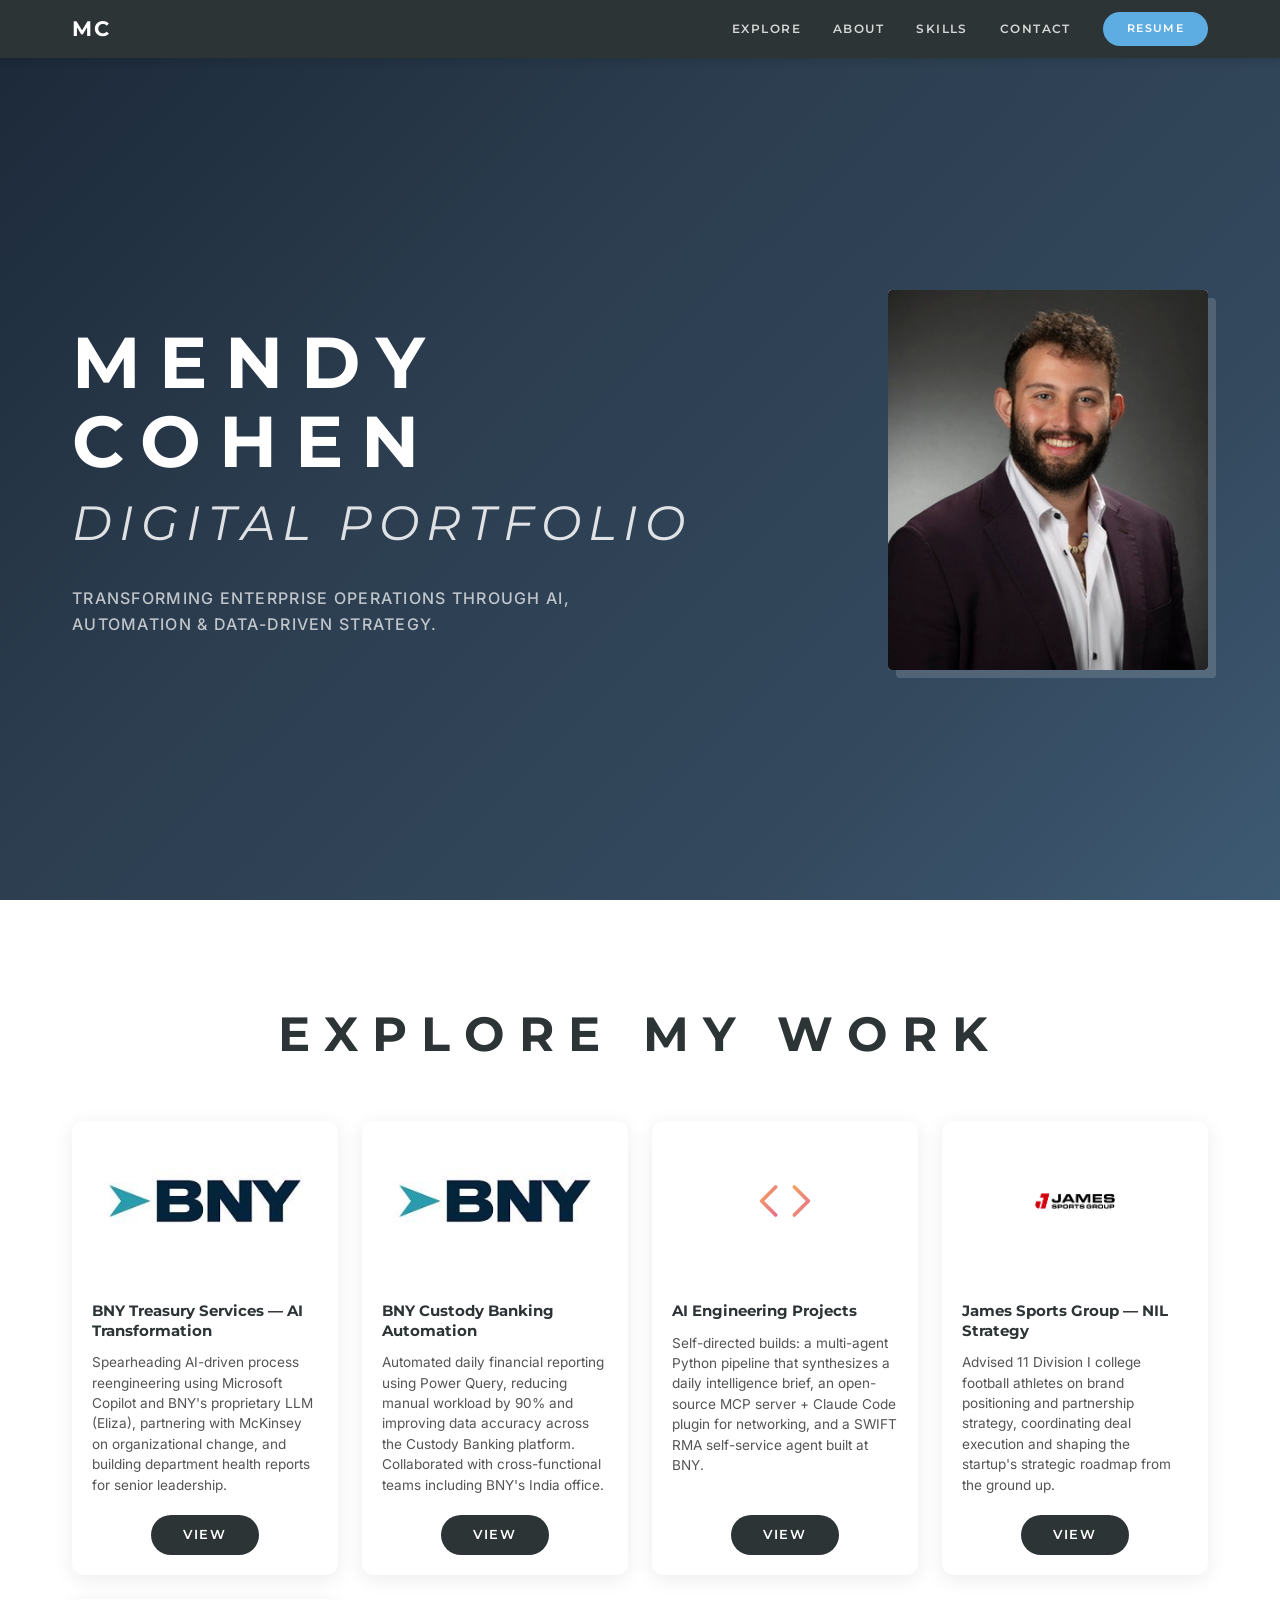
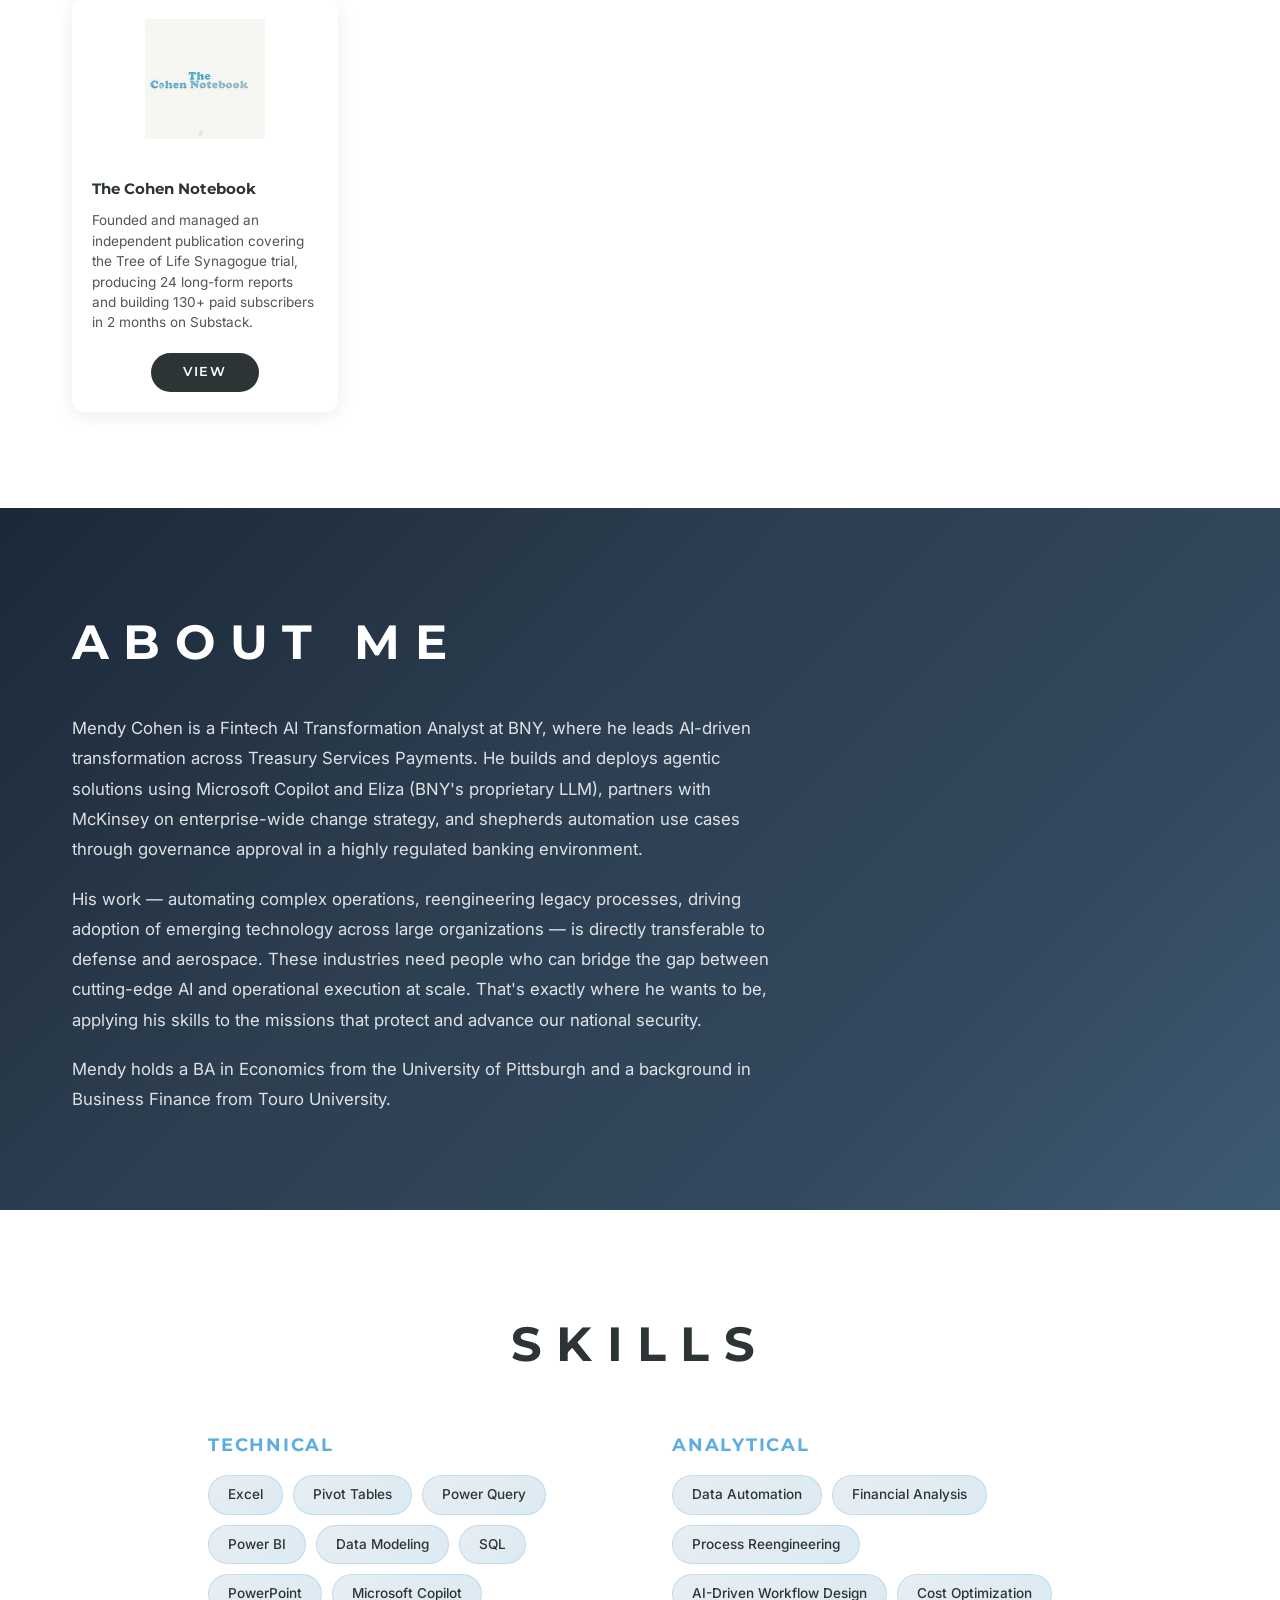
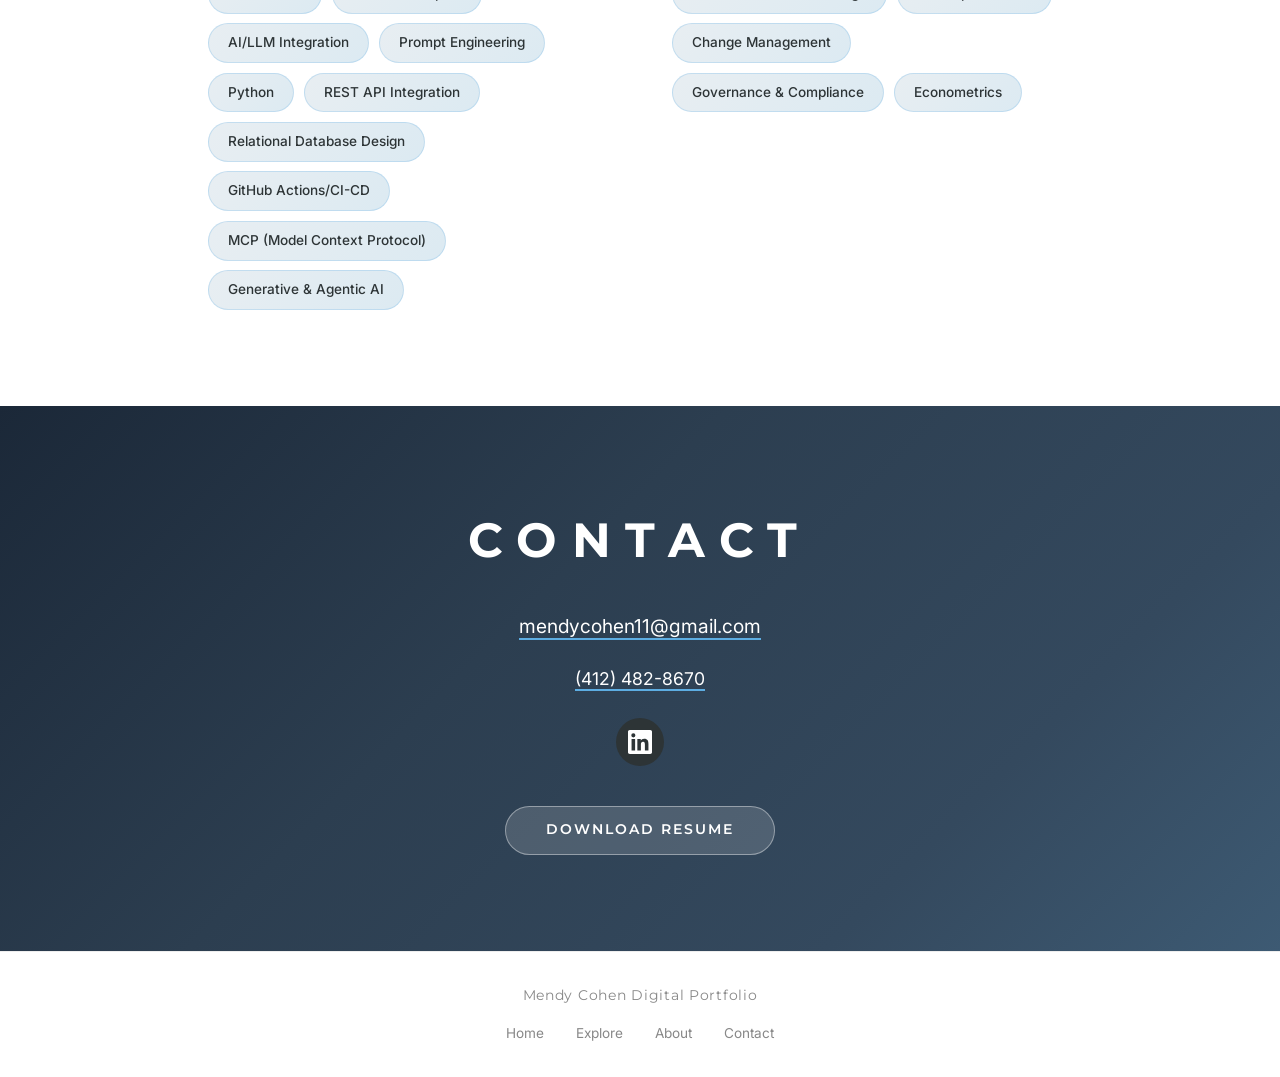
<file: index.html>
<!DOCTYPE html>
<html lang="en">
<head>
  <meta charset="UTF-8">
  <meta name="viewport" content="width=device-width, initial-scale=1.0">
  <title>Mendy Cohen | Digital Portfolio</title>
  <link rel="preconnect" href="https://fonts.googleapis.com">
  <link rel="preconnect" href="https://fonts.gstatic.com" crossorigin>
  <link href="https://fonts.googleapis.com/css2?family=Inter:wght@400;500;600&family=Montserrat:ital,wght@0,400;0,600;0,700;1,400&display=swap" rel="stylesheet">
  <link rel="stylesheet" href="style.css">
</head>
<body>

  <!-- ========== TOP NAV ========== -->
  <nav class="topnav" id="topnav">
    <div class="container topnav-inner">
      <a href="#home" class="topnav-brand">MC</a>
      <div class="topnav-links">
        <a href="#projects">Explore</a>
        <a href="#about">About</a>
        <a href="#skills">Skills</a>
        <a href="#contact">Contact</a>
        <a href="Mendy_Cohen_Resume_2026.pdf" target="_blank" class="btn btn-sm topnav-resume">Resume</a>
      </div>
    </div>
  </nav>

  <!-- ========== HERO ========== -->
  <section id="home" class="hero gradient-bg">
    <div class="container">
      <div class="hero-content">
        <h1 class="hero-name">Mendy Cohen</h1>
        <p class="hero-subtitle">Digital Portfolio</p>
        <p class="hero-tagline">Transforming enterprise operations through AI, automation &amp; data-driven strategy.</p>
      </div>
      <div class="hero-photo">
        <img src="headshot.jpg" alt="Mendy Cohen">
      </div>
    </div>
  </section>

  <!-- ========== PROJECTS ========== -->
  <section id="projects" class="projects">
    <div class="container">
      <h2 class="section-heading">Explore My Work</h2>
      <div class="projects-grid">

        <div class="project-card">
          <div class="project-card-image">
            <img src="bny-logo.jpeg" alt="BNY logo" class="project-logo">
          </div>
          <div class="project-card-body">
            <h3 class="project-card-title">BNY Treasury Services &mdash; AI Transformation</h3>
            <p class="project-card-desc">Spearheading AI-driven process reengineering using Microsoft Copilot and BNY's proprietary LLM (Eliza), partnering with McKinsey on organizational change, and building department health reports for senior leadership.</p>
            <div class="project-card-btn">
              <a href="bny-treasury.html" class="btn btn-sm">View</a>
            </div>
          </div>
        </div>

        <div class="project-card">
          <div class="project-card-image">
            <img src="bny-logo.jpeg" alt="BNY logo" class="project-logo">
          </div>
          <div class="project-card-body">
            <h3 class="project-card-title">BNY Custody Banking Automation</h3>
            <p class="project-card-desc">Automated daily financial reporting using Power Query, reducing manual workload by 90% and improving data accuracy across the Custody Banking platform. Collaborated with cross-functional teams including BNY's India office.</p>
            <div class="project-card-btn">
              <a href="bny-custody.html" class="btn btn-sm">View</a>
            </div>
          </div>
        </div>

        <div class="project-card">
          <div class="project-card-image">
            <svg width="56" height="56" viewBox="0 0 24 24" fill="none" stroke="url(#aiProjGradient)" stroke-width="1.6" stroke-linecap="round" stroke-linejoin="round">
              <defs>
                <linearGradient id="aiProjGradient" x1="0" y1="0" x2="1" y2="1">
                  <stop offset="0%" stop-color="#F4A261"/>
                  <stop offset="100%" stop-color="#E76F8B"/>
                </linearGradient>
              </defs>
              <polyline points="16 18 22 12 16 6"></polyline>
              <polyline points="8 6 2 12 8 18"></polyline>
            </svg>
          </div>
          <div class="project-card-body">
            <h3 class="project-card-title">AI Engineering Projects</h3>
            <p class="project-card-desc">Self-directed builds: a multi-agent Python pipeline that synthesizes a daily intelligence brief, an open-source MCP server + Claude Code plugin for networking, and a SWIFT RMA self-service agent built at BNY.</p>
            <div class="project-card-btn">
              <a href="ai-projects.html" class="btn btn-sm">View</a>
            </div>
          </div>
        </div>

        <div class="project-card">
          <div class="project-card-image">
            <img src="james-sports-logo.jpg" alt="James Sports Group logo" class="project-logo">
          </div>
          <div class="project-card-body">
            <h3 class="project-card-title">James Sports Group &mdash; NIL Strategy</h3>
            <p class="project-card-desc">Advised 11 Division I college football athletes on brand positioning and partnership strategy, coordinating deal execution and shaping the startup's strategic roadmap from the ground up.</p>
            <div class="project-card-btn">
              <a href="james-sports.html" class="btn btn-sm">View</a>
            </div>
          </div>
        </div>

        <div class="project-card">
          <div class="project-card-image">
            <img src="cohen-notebook-logo.webp" alt="The Cohen Notebook logo" class="project-logo">
          </div>
          <div class="project-card-body">
            <h3 class="project-card-title">The Cohen Notebook</h3>
            <p class="project-card-desc">Founded and managed an independent publication covering the Tree of Life Synagogue trial, producing 24 long-form reports and building 130+ paid subscribers in 2 months on Substack.</p>
            <div class="project-card-btn">
              <a href="https://thecohennotebook.substack.com" target="_blank" rel="noopener noreferrer" class="btn btn-sm">View</a>
            </div>
          </div>
        </div>

      </div>
    </div>
  </section>

  <!-- ========== ABOUT ========== -->
  <section id="about" class="about gradient-bg">
    <div class="container">
      <div class="about-content">
        <h2 class="section-heading">About Me</h2>
        <p class="about-text">
          Mendy Cohen is a Fintech AI Transformation Analyst at BNY, where he leads AI-driven transformation across Treasury Services Payments. He builds and deploys agentic solutions using Microsoft Copilot and Eliza (BNY's proprietary LLM), partners with McKinsey on enterprise-wide change strategy, and shepherds automation use cases through governance approval in a highly regulated banking environment.
        </p>
        <p class="about-text" style="margin-top: 1.2rem;">
          His work &mdash; automating complex operations, reengineering legacy processes, driving adoption of emerging technology across large organizations &mdash; is directly transferable to defense and aerospace. These industries need people who can bridge the gap between cutting-edge AI and operational execution at scale. That's exactly where he wants to be, applying his skills to the missions that protect and advance our national security.
        </p>
        <p class="about-text" style="margin-top: 1.2rem;">
          Mendy holds a BA in Economics from the University of Pittsburgh and a background in Business Finance from Touro University.
        </p>
      </div>
    </div>
  </section>

  <!-- ========== SKILLS ========== -->
  <section id="skills" class="skills">
    <div class="container">
      <h2 class="section-heading">Skills</h2>
      <div class="skills-categories">
        <div class="skills-category">
          <h3>Technical</h3>
          <div class="skills-tags">
            <span class="skill-tag">Excel</span>
            <span class="skill-tag">Pivot Tables</span>
            <span class="skill-tag">Power Query</span>
            <span class="skill-tag">Power BI</span>
            <span class="skill-tag">Data Modeling</span>
            <span class="skill-tag">SQL</span>
            <span class="skill-tag">PowerPoint</span>
            <span class="skill-tag">Microsoft Copilot</span>
            <span class="skill-tag">AI/LLM Integration</span>
            <span class="skill-tag">Prompt Engineering</span>
            <span class="skill-tag">Python</span>
            <span class="skill-tag">REST API Integration</span>
            <span class="skill-tag">Relational Database Design</span>
            <span class="skill-tag">GitHub Actions/CI-CD</span>
            <span class="skill-tag">MCP (Model Context Protocol)</span>
            <span class="skill-tag">Generative &amp; Agentic AI</span>
          </div>
        </div>
        <div class="skills-category">
          <h3>Analytical</h3>
          <div class="skills-tags">
            <span class="skill-tag">Data Automation</span>
            <span class="skill-tag">Financial Analysis</span>
            <span class="skill-tag">Process Reengineering</span>
            <span class="skill-tag">AI-Driven Workflow Design</span>
            <span class="skill-tag">Cost Optimization</span>
            <span class="skill-tag">Change Management</span>
            <span class="skill-tag">Governance &amp; Compliance</span>
            <span class="skill-tag">Econometrics</span>
          </div>
        </div>
      </div>
    </div>
  </section>

  <!-- ========== CONTACT ========== -->
  <section id="contact" class="contact gradient-bg">
    <div class="container">
      <h2 class="section-heading">Contact</h2>
      <div class="contact-info">
        <p class="contact-email">
          <a href="mailto:mendycohen11@gmail.com">mendycohen11@gmail.com</a>
        </p>
        <p class="contact-phone">
          <a href="tel:+14124828670">(412) 482-8670</a>
        </p>
        <div class="contact-social">
          <a href="https://linkedin.com/in/mendycohen" target="_blank" rel="noopener noreferrer" aria-label="LinkedIn" title="LinkedIn">
            <svg width="24" height="24" viewBox="0 0 24 24" fill="currentColor"><path d="M20.447 20.452h-3.554v-5.569c0-1.328-.027-3.037-1.852-3.037-1.853 0-2.136 1.445-2.136 2.939v5.667H9.351V9h3.414v1.561h.046c.477-.9 1.637-1.85 3.37-1.85 3.601 0 4.267 2.37 4.267 5.455v6.286zM5.337 7.433a2.062 2.062 0 01-2.063-2.065 2.064 2.064 0 112.063 2.065zm1.782 13.019H3.555V9h3.564v11.452zM22.225 0H1.771C.792 0 0 .774 0 1.729v20.542C0 23.227.792 24 1.771 24h20.451C23.2 24 24 23.227 24 22.271V1.729C24 .774 23.2 0 22.222 0h.003z"/></svg>
          </a>
        </div>
      </div>
      <div class="contact-resume">
        <a href="Mendy_Cohen_Resume_2026.pdf" target="_blank" class="btn">Download Resume</a>
      </div>
    </div>
  </section>

  <!-- ========== FOOTER ========== -->
  <footer class="footer">
    <p class="footer-text">Mendy Cohen Digital Portfolio</p>
    <nav class="footer-nav">
      <a href="#home">Home</a>
      <a href="#projects">Explore</a>
      <a href="#about">About</a>
      <a href="#contact">Contact</a>
    </nav>
  </footer>

</body>
</html>
</file>
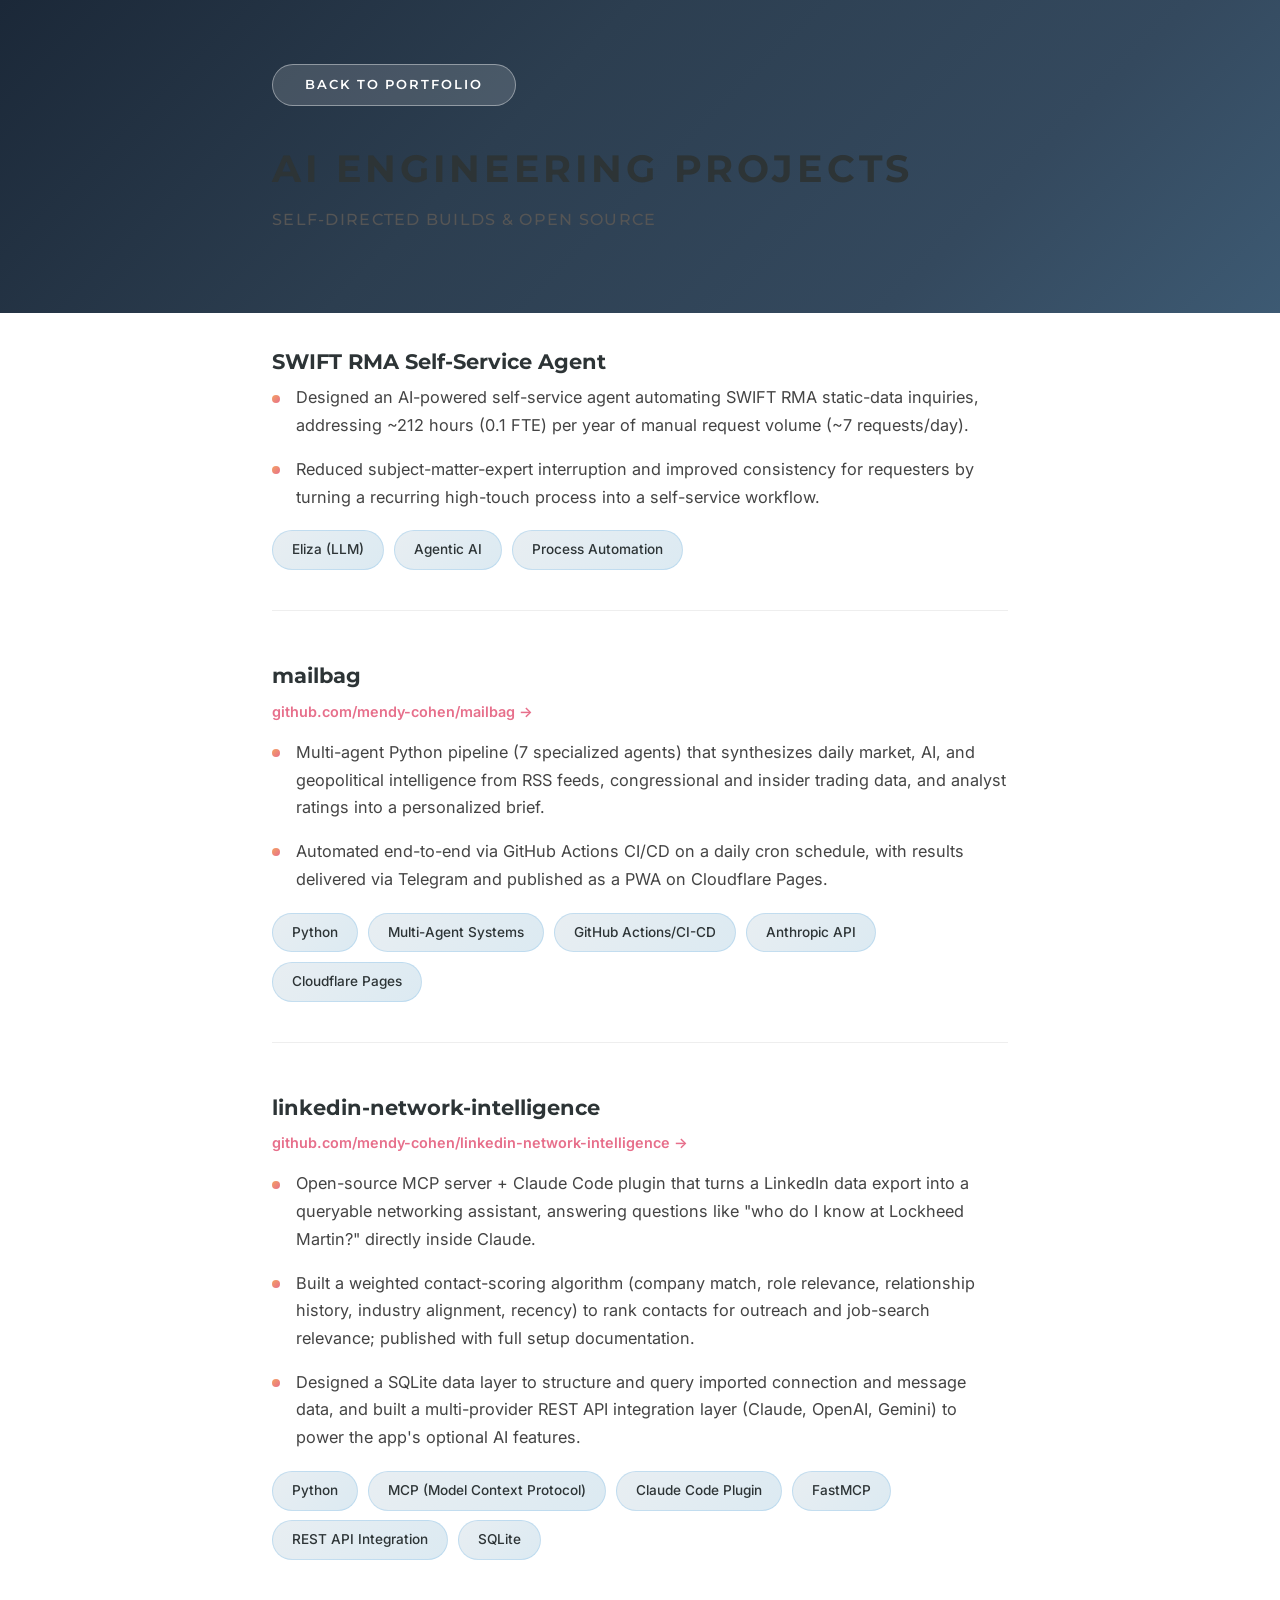
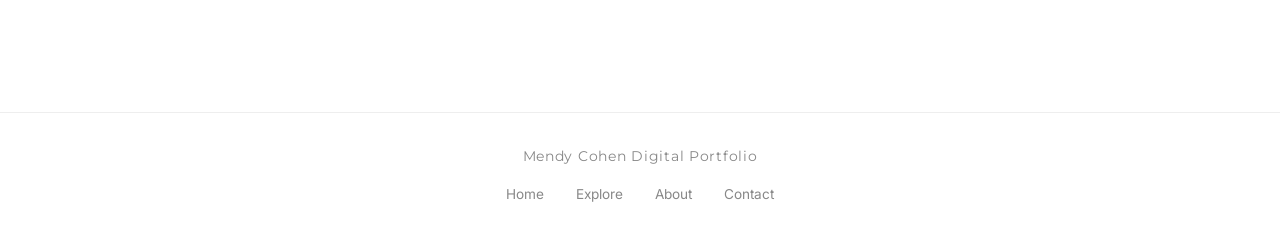
<file: ai-projects.html>
<!DOCTYPE html>
<html lang="en">
<head>
  <meta charset="UTF-8">
  <meta name="viewport" content="width=device-width, initial-scale=1.0">
  <title>AI Engineering Projects | Mendy Cohen</title>
  <link rel="preconnect" href="https://fonts.googleapis.com">
  <link rel="preconnect" href="https://fonts.gstatic.com" crossorigin>
  <link href="https://fonts.googleapis.com/css2?family=Inter:wght@400;500;600&family=Montserrat:ital,wght@0,400;0,600;0,700;1,400&display=swap" rel="stylesheet">
  <link rel="stylesheet" href="style.css">
  <style>
    .detail-hero {
      padding: 4rem 0 3rem;
      min-height: auto;
    }
    .detail-hero .container {
      display: block;
      max-width: 800px;
    }
    .detail-back {
      display: inline-block;
      margin-bottom: 2rem;
    }
    .detail-title {
      font-family: 'Montserrat', sans-serif;
      font-size: 2.4rem;
      font-weight: 700;
      letter-spacing: 0.1em;
      text-transform: uppercase;
      color: #2D3436;
      margin-bottom: 0.5rem;
    }
    .detail-meta {
      font-family: 'Montserrat', sans-serif;
      font-size: 1rem;
      font-weight: 500;
      letter-spacing: 0.08em;
      text-transform: uppercase;
      color: #555;
      margin-bottom: 2rem;
    }
    .detail-body {
      padding: 2rem 0 4rem;
    }
    .detail-body .container {
      max-width: 800px;
    }
    .proj-block {
      margin-bottom: 3rem;
      padding-bottom: 2.5rem;
      border-bottom: 1px solid #eee;
    }
    .proj-block:last-child {
      border-bottom: none;
    }
    .proj-title {
      font-family: 'Montserrat', sans-serif;
      font-size: 1.3rem;
      font-weight: 700;
      color: #2D3436;
      margin-bottom: 0.4rem;
    }
    .proj-link {
      font-size: 0.9rem;
      margin-bottom: 1rem;
      display: inline-block;
    }
    .proj-link a {
      color: #E76F8B;
      text-decoration: none;
      font-weight: 600;
    }
    .proj-link a:hover {
      text-decoration: underline;
    }
    .detail-section-title {
      font-family: 'Montserrat', sans-serif;
      font-size: 1.2rem;
      font-weight: 700;
      letter-spacing: 0.08em;
      text-transform: uppercase;
      color: #E76F8B;
      margin-bottom: 1.5rem;
    }
    .detail-list {
      list-style: none;
      padding: 0;
      margin-bottom: 1.2rem;
    }
    .detail-list li {
      position: relative;
      padding-left: 1.5rem;
      margin-bottom: 1rem;
      font-size: 1.02rem;
      line-height: 1.7;
      color: #444;
    }
    .detail-list li::before {
      content: '';
      position: absolute;
      left: 0;
      top: 0.65rem;
      width: 8px;
      height: 8px;
      border-radius: 50%;
      background: linear-gradient(135deg, #F4A261, #E76F8B);
    }
    .detail-tags {
      display: flex;
      flex-wrap: wrap;
      gap: 0.6rem;
      margin-top: 0.5rem;
    }
    @media (max-width: 768px) {
      .detail-title { font-size: 1.8rem; }
    }
  </style>
</head>
<body>

  <section class="detail-hero gradient-bg">
    <div class="container">
      <a href="index.html#projects" class="btn btn-sm detail-back">Back to Portfolio</a>
      <h1 class="detail-title">AI Engineering Projects</h1>
      <p class="detail-meta">Self-Directed Builds &amp; Open Source</p>
    </div>
  </section>

  <section class="detail-body">
    <div class="container">

      <div class="proj-block">
        <h3 class="proj-title">SWIFT RMA Self-Service Agent</h3>
        <ul class="detail-list">
          <li>Designed an AI-powered self-service agent automating SWIFT RMA static-data inquiries, addressing ~212 hours (0.1 FTE) per year of manual request volume (~7 requests/day).</li>
          <li>Reduced subject-matter-expert interruption and improved consistency for requesters by turning a recurring high-touch process into a self-service workflow.</li>
        </ul>
        <div class="detail-tags">
          <span class="skill-tag">Eliza (LLM)</span>
          <span class="skill-tag">Agentic AI</span>
          <span class="skill-tag">Process Automation</span>
        </div>
      </div>

      <div class="proj-block">
        <h3 class="proj-title">mailbag</h3>
        <p class="proj-link"><a href="https://github.com/mendy-cohen/mailbag" target="_blank" rel="noopener noreferrer">github.com/mendy-cohen/mailbag →</a></p>
        <ul class="detail-list">
          <li>Multi-agent Python pipeline (7 specialized agents) that synthesizes daily market, AI, and geopolitical intelligence from RSS feeds, congressional and insider trading data, and analyst ratings into a personalized brief.</li>
          <li>Automated end-to-end via GitHub Actions CI/CD on a daily cron schedule, with results delivered via Telegram and published as a PWA on Cloudflare Pages.</li>
        </ul>
        <div class="detail-tags">
          <span class="skill-tag">Python</span>
          <span class="skill-tag">Multi-Agent Systems</span>
          <span class="skill-tag">GitHub Actions/CI-CD</span>
          <span class="skill-tag">Anthropic API</span>
          <span class="skill-tag">Cloudflare Pages</span>
        </div>
      </div>

      <div class="proj-block">
        <h3 class="proj-title">linkedin-network-intelligence</h3>
        <p class="proj-link"><a href="https://github.com/mendy-cohen/linkedin-network-intelligence" target="_blank" rel="noopener noreferrer">github.com/mendy-cohen/linkedin-network-intelligence →</a></p>
        <ul class="detail-list">
          <li>Open-source MCP server + Claude Code plugin that turns a LinkedIn data export into a queryable networking assistant, answering questions like "who do I know at Lockheed Martin?" directly inside Claude.</li>
          <li>Built a weighted contact-scoring algorithm (company match, role relevance, relationship history, industry alignment, recency) to rank contacts for outreach and job-search relevance; published with full setup documentation.</li>
          <li>Designed a SQLite data layer to structure and query imported connection and message data, and built a multi-provider REST API integration layer (Claude, OpenAI, Gemini) to power the app's optional AI features.</li>
        </ul>
        <div class="detail-tags">
          <span class="skill-tag">Python</span>
          <span class="skill-tag">MCP (Model Context Protocol)</span>
          <span class="skill-tag">Claude Code Plugin</span>
          <span class="skill-tag">FastMCP</span>
          <span class="skill-tag">REST API Integration</span>
          <span class="skill-tag">SQLite</span>
        </div>
      </div>

    </div>
  </section>

  <footer class="footer">
    <p class="footer-text">Mendy Cohen Digital Portfolio</p>
    <nav class="footer-nav">
      <a href="index.html#home">Home</a>
      <a href="index.html#projects">Explore</a>
      <a href="index.html#about">About</a>
      <a href="index.html#contact">Contact</a>
    </nav>
  </footer>

</body>
</html>
</file>
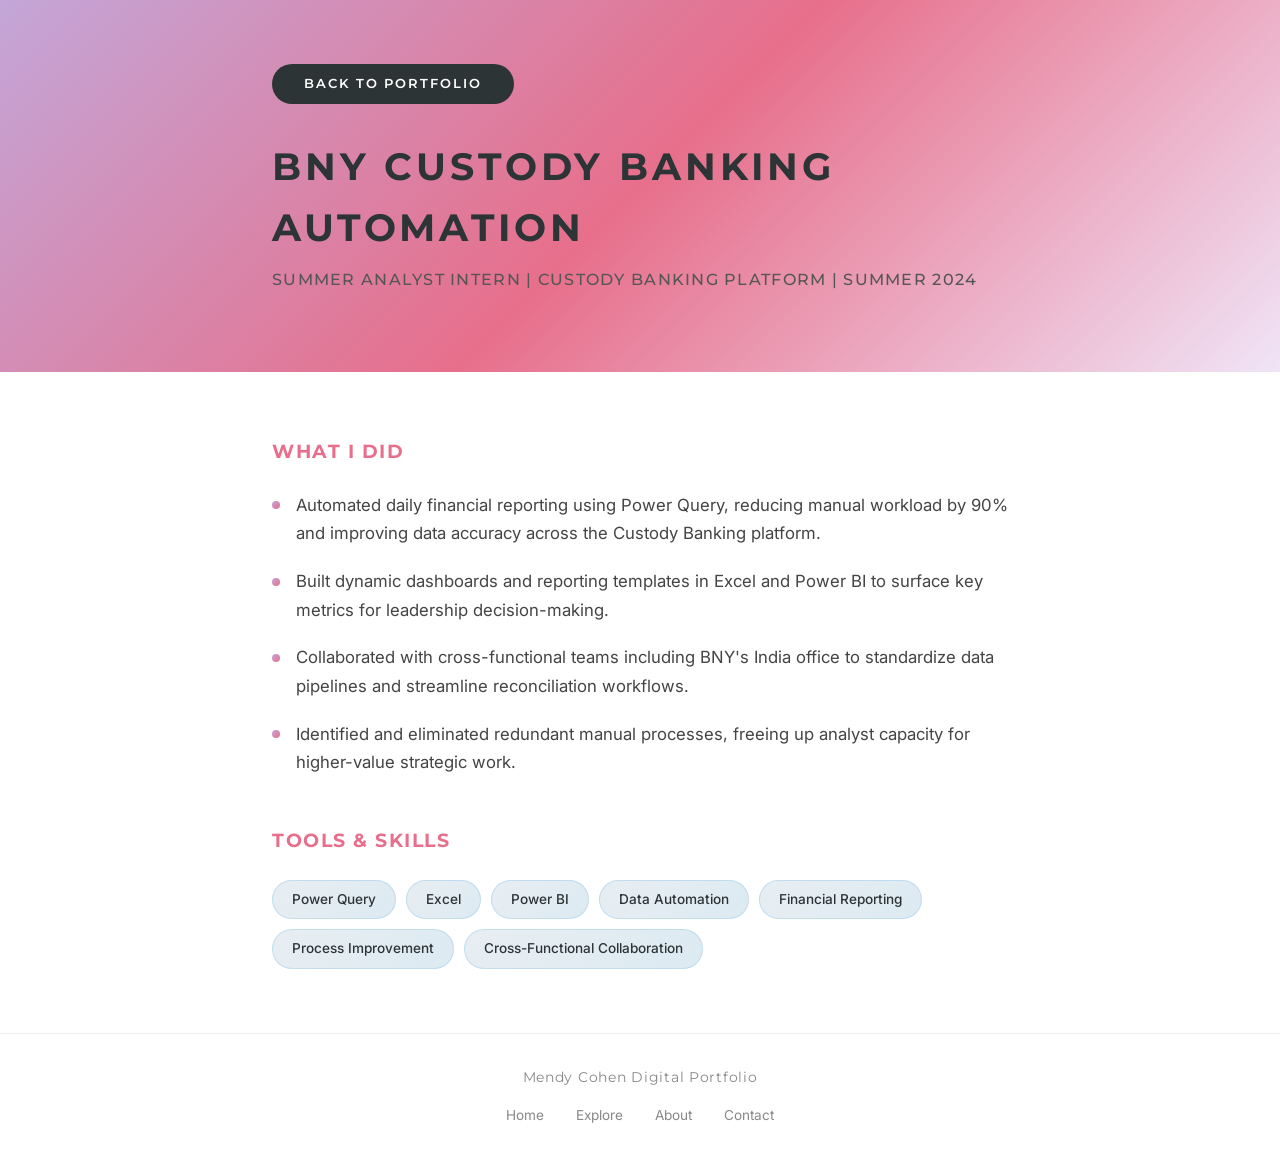
<file: bny-custody.html>
<!DOCTYPE html>
<html lang="en">
<head>
  <meta charset="UTF-8">
  <meta name="viewport" content="width=device-width, initial-scale=1.0">
  <title>BNY Custody Banking Automation | Mendy Cohen</title>
  <link rel="preconnect" href="https://fonts.googleapis.com">
  <link rel="preconnect" href="https://fonts.gstatic.com" crossorigin>
  <link href="https://fonts.googleapis.com/css2?family=Inter:wght@400;500;600&family=Montserrat:ital,wght@0,400;0,600;0,700;1,400&display=swap" rel="stylesheet">
  <link rel="stylesheet" href="style.css">
  <style>
    .detail-hero {
      padding: 4rem 0 3rem;
      min-height: auto;
    }
    .detail-hero .container {
      display: block;
      max-width: 800px;
    }
    .detail-back {
      display: inline-block;
      margin-bottom: 2rem;
    }
    .detail-title {
      font-family: 'Montserrat', sans-serif;
      font-size: 2.4rem;
      font-weight: 700;
      letter-spacing: 0.1em;
      text-transform: uppercase;
      color: #2D3436;
      margin-bottom: 0.5rem;
    }
    .detail-meta {
      font-family: 'Montserrat', sans-serif;
      font-size: 1rem;
      font-weight: 500;
      letter-spacing: 0.08em;
      text-transform: uppercase;
      color: #555;
      margin-bottom: 2rem;
    }
    .detail-body {
      padding: 4rem 0;
    }
    .detail-body .container {
      max-width: 800px;
    }
    .detail-section-title {
      font-family: 'Montserrat', sans-serif;
      font-size: 1.2rem;
      font-weight: 700;
      letter-spacing: 0.08em;
      text-transform: uppercase;
      color: #E76F8B;
      margin-bottom: 1.5rem;
    }
    .detail-list {
      list-style: none;
      padding: 0;
      margin-bottom: 3rem;
    }
    .detail-list li {
      position: relative;
      padding-left: 1.5rem;
      margin-bottom: 1.2rem;
      font-size: 1.05rem;
      line-height: 1.7;
      color: #444;
    }
    .detail-list li::before {
      content: '';
      position: absolute;
      left: 0;
      top: 0.65rem;
      width: 8px;
      height: 8px;
      border-radius: 50%;
      background: linear-gradient(135deg, #C3A6D8, #E76F8B);
    }
    .detail-tags {
      display: flex;
      flex-wrap: wrap;
      gap: 0.6rem;
      margin-top: 1rem;
    }
    @media (max-width: 768px) {
      .detail-title { font-size: 1.8rem; }
    }
  </style>
</head>
<body>

  <section class="detail-hero" style="background: linear-gradient(135deg, #C3A6D8 0%, #E76F8B 50%, #f0e4f7 100%);">
    <div class="container">
      <a href="index.html#projects" class="btn btn-sm detail-back">Back to Portfolio</a>
      <h1 class="detail-title">BNY Custody Banking Automation</h1>
      <p class="detail-meta">Summer Analyst Intern | Custody Banking Platform | Summer 2024</p>
    </div>
  </section>

  <section class="detail-body">
    <div class="container">
      <h2 class="detail-section-title">What I Did</h2>
      <ul class="detail-list">
        <li>Automated daily financial reporting using Power Query, reducing manual workload by 90% and improving data accuracy across the Custody Banking platform.</li>
        <li>Built dynamic dashboards and reporting templates in Excel and Power BI to surface key metrics for leadership decision-making.</li>
        <li>Collaborated with cross-functional teams including BNY's India office to standardize data pipelines and streamline reconciliation workflows.</li>
        <li>Identified and eliminated redundant manual processes, freeing up analyst capacity for higher-value strategic work.</li>
      </ul>

      <h2 class="detail-section-title">Tools &amp; Skills</h2>
      <div class="detail-tags">
        <span class="skill-tag">Power Query</span>
        <span class="skill-tag">Excel</span>
        <span class="skill-tag">Power BI</span>
        <span class="skill-tag">Data Automation</span>
        <span class="skill-tag">Financial Reporting</span>
        <span class="skill-tag">Process Improvement</span>
        <span class="skill-tag">Cross-Functional Collaboration</span>
      </div>
    </div>
  </section>

  <footer class="footer">
    <p class="footer-text">Mendy Cohen Digital Portfolio</p>
    <nav class="footer-nav">
      <a href="index.html#home">Home</a>
      <a href="index.html#projects">Explore</a>
      <a href="index.html#about">About</a>
      <a href="index.html#contact">Contact</a>
    </nav>
  </footer>

</body>
</html>
</file>
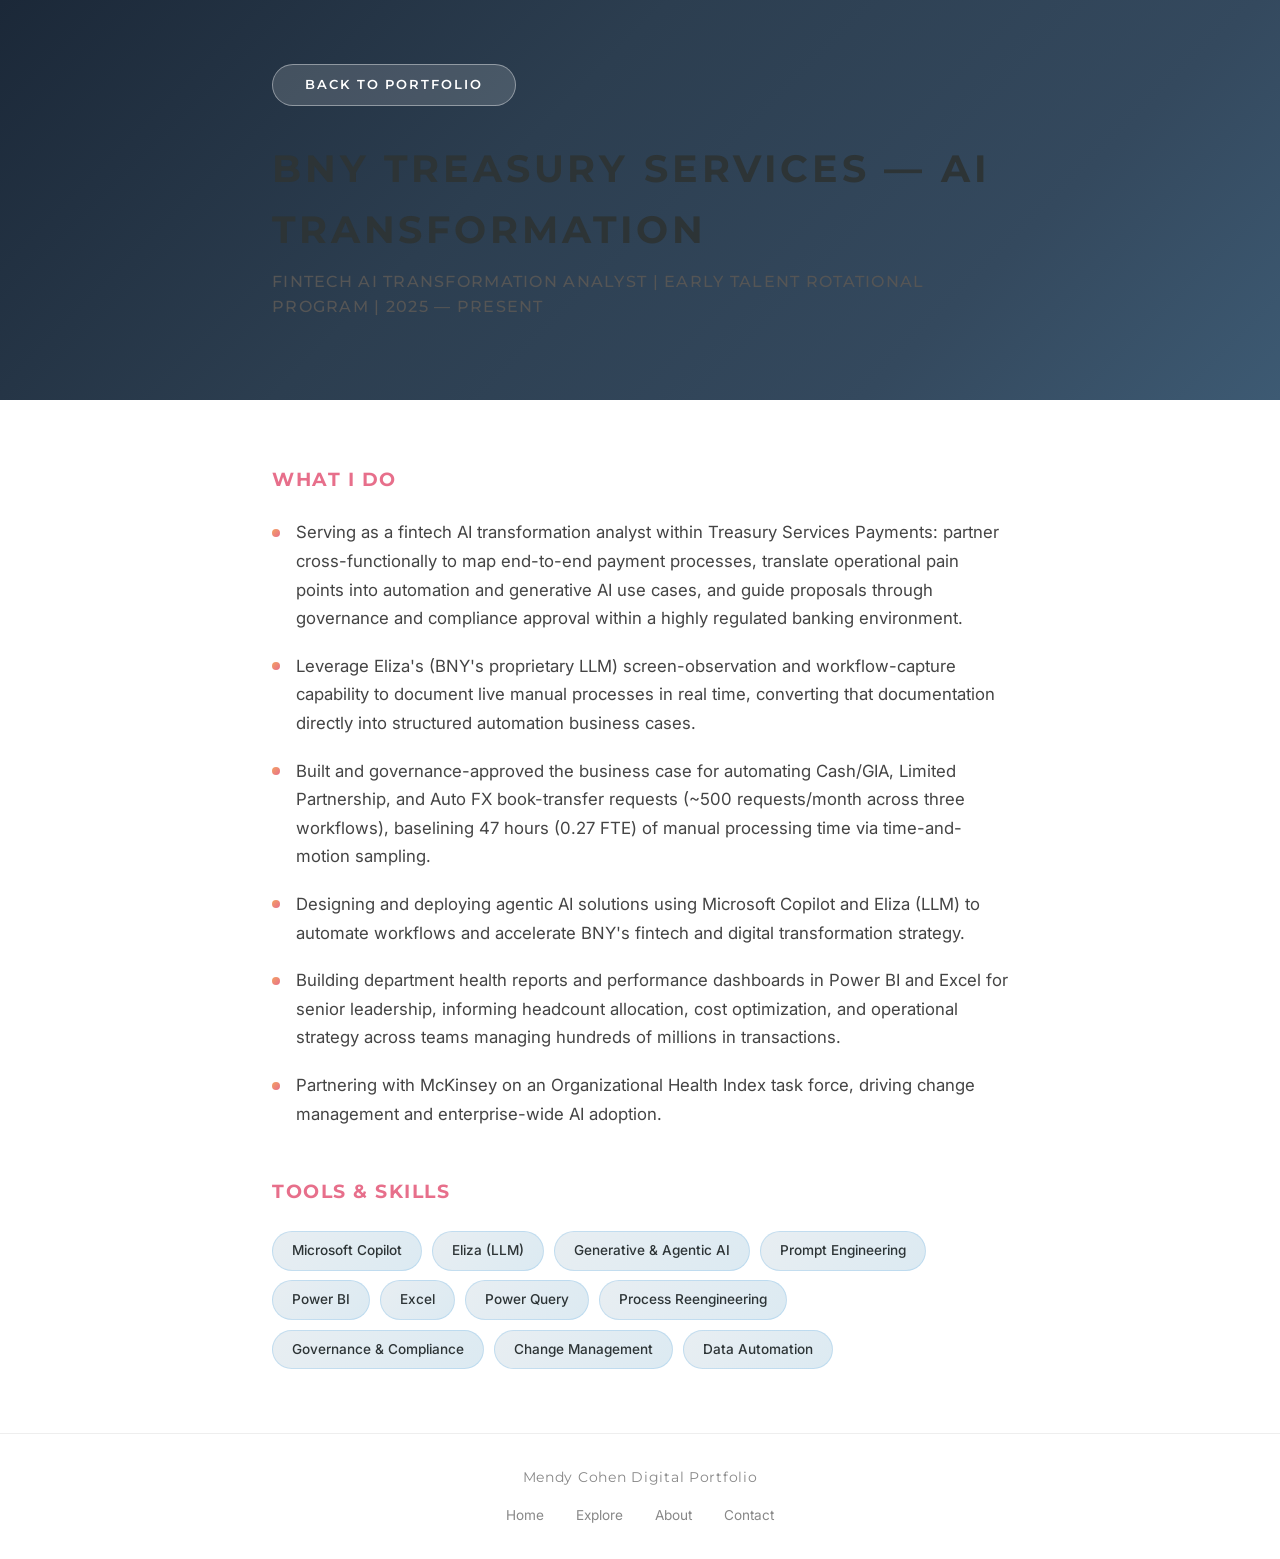
<file: bny-treasury.html>
<!DOCTYPE html>
<html lang="en">
<head>
  <meta charset="UTF-8">
  <meta name="viewport" content="width=device-width, initial-scale=1.0">
  <title>BNY Treasury Services — AI Transformation | Mendy Cohen</title>
  <link rel="preconnect" href="https://fonts.googleapis.com">
  <link rel="preconnect" href="https://fonts.gstatic.com" crossorigin>
  <link href="https://fonts.googleapis.com/css2?family=Inter:wght@400;500;600&family=Montserrat:ital,wght@0,400;0,600;0,700;1,400&display=swap" rel="stylesheet">
  <link rel="stylesheet" href="style.css">
  <style>
    .detail-hero {
      padding: 4rem 0 3rem;
      min-height: auto;
    }
    .detail-hero .container {
      display: block;
      max-width: 800px;
    }
    .detail-back {
      display: inline-block;
      margin-bottom: 2rem;
    }
    .detail-title {
      font-family: 'Montserrat', sans-serif;
      font-size: 2.4rem;
      font-weight: 700;
      letter-spacing: 0.1em;
      text-transform: uppercase;
      color: #2D3436;
      margin-bottom: 0.5rem;
    }
    .detail-meta {
      font-family: 'Montserrat', sans-serif;
      font-size: 1rem;
      font-weight: 500;
      letter-spacing: 0.08em;
      text-transform: uppercase;
      color: #555;
      margin-bottom: 2rem;
    }
    .detail-body {
      padding: 4rem 0;
    }
    .detail-body .container {
      max-width: 800px;
    }
    .detail-section-title {
      font-family: 'Montserrat', sans-serif;
      font-size: 1.2rem;
      font-weight: 700;
      letter-spacing: 0.08em;
      text-transform: uppercase;
      color: #E76F8B;
      margin-bottom: 1.5rem;
    }
    .detail-list {
      list-style: none;
      padding: 0;
      margin-bottom: 3rem;
    }
    .detail-list li {
      position: relative;
      padding-left: 1.5rem;
      margin-bottom: 1.2rem;
      font-size: 1.05rem;
      line-height: 1.7;
      color: #444;
    }
    .detail-list li::before {
      content: '';
      position: absolute;
      left: 0;
      top: 0.65rem;
      width: 8px;
      height: 8px;
      border-radius: 50%;
      background: linear-gradient(135deg, #F4A261, #E76F8B);
    }
    .detail-tags {
      display: flex;
      flex-wrap: wrap;
      gap: 0.6rem;
      margin-top: 1rem;
    }
    @media (max-width: 768px) {
      .detail-title { font-size: 1.8rem; }
    }
  </style>
</head>
<body>

  <section class="detail-hero gradient-bg">
    <div class="container">
      <a href="index.html#projects" class="btn btn-sm detail-back">Back to Portfolio</a>
      <h1 class="detail-title">BNY Treasury Services — AI Transformation</h1>
      <p class="detail-meta">Fintech AI Transformation Analyst | Early Talent Rotational Program | 2025 — Present</p>
    </div>
  </section>

  <section class="detail-body">
    <div class="container">
      <h2 class="detail-section-title">What I Do</h2>
      <ul class="detail-list">
        <li>Serving as a fintech AI transformation analyst within Treasury Services Payments: partner cross-functionally to map end-to-end payment processes, translate operational pain points into automation and generative AI use cases, and guide proposals through governance and compliance approval within a highly regulated banking environment.</li>
        <li>Leverage Eliza's (BNY's proprietary LLM) screen-observation and workflow-capture capability to document live manual processes in real time, converting that documentation directly into structured automation business cases.</li>
        <li>Built and governance-approved the business case for automating Cash/GIA, Limited Partnership, and Auto FX book-transfer requests (~500 requests/month across three workflows), baselining 47 hours (0.27 FTE) of manual processing time via time-and-motion sampling.</li>
        <li>Designing and deploying agentic AI solutions using Microsoft Copilot and Eliza (LLM) to automate workflows and accelerate BNY's fintech and digital transformation strategy.</li>
        <li>Building department health reports and performance dashboards in Power BI and Excel for senior leadership, informing headcount allocation, cost optimization, and operational strategy across teams managing hundreds of millions in transactions.</li>
        <li>Partnering with McKinsey on an Organizational Health Index task force, driving change management and enterprise-wide AI adoption.</li>
      </ul>

      <h2 class="detail-section-title">Tools &amp; Skills</h2>
      <div class="detail-tags">
        <span class="skill-tag">Microsoft Copilot</span>
        <span class="skill-tag">Eliza (LLM)</span>
        <span class="skill-tag">Generative &amp; Agentic AI</span>
        <span class="skill-tag">Prompt Engineering</span>
        <span class="skill-tag">Power BI</span>
        <span class="skill-tag">Excel</span>
        <span class="skill-tag">Power Query</span>
        <span class="skill-tag">Process Reengineering</span>
        <span class="skill-tag">Governance &amp; Compliance</span>
        <span class="skill-tag">Change Management</span>
        <span class="skill-tag">Data Automation</span>
      </div>
    </div>
  </section>

  <footer class="footer">
    <p class="footer-text">Mendy Cohen Digital Portfolio</p>
    <nav class="footer-nav">
      <a href="index.html#home">Home</a>
      <a href="index.html#projects">Explore</a>
      <a href="index.html#about">About</a>
      <a href="index.html#contact">Contact</a>
    </nav>
  </footer>

</body>
</html>
</file>
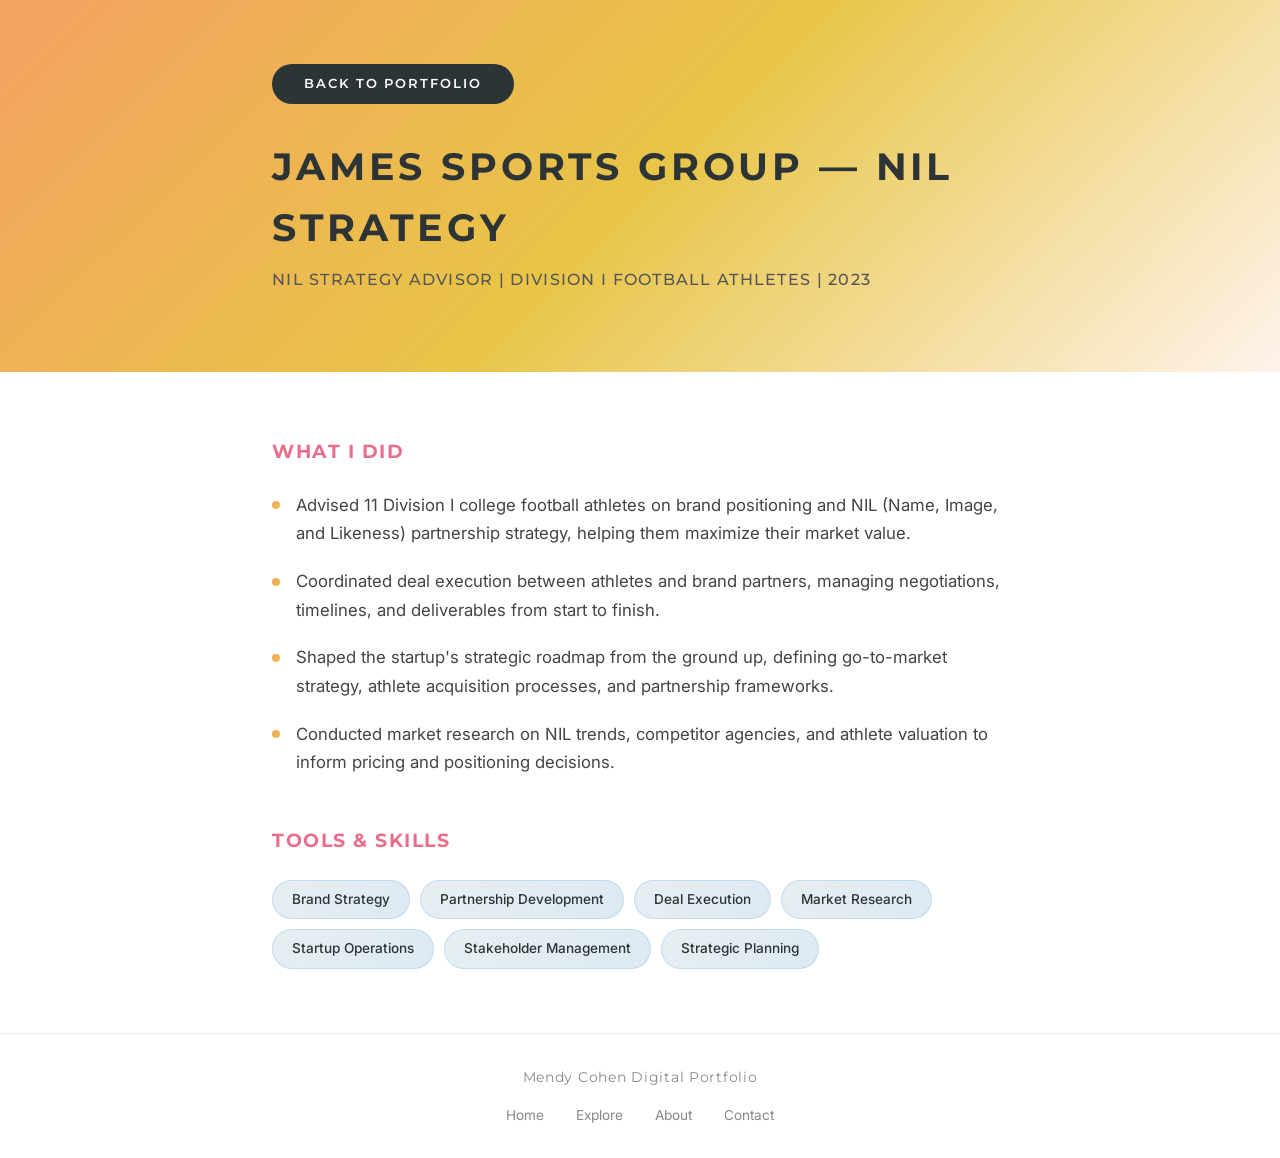
<file: james-sports.html>
<!DOCTYPE html>
<html lang="en">
<head>
  <meta charset="UTF-8">
  <meta name="viewport" content="width=device-width, initial-scale=1.0">
  <title>James Sports Group — NIL Strategy | Mendy Cohen</title>
  <link rel="preconnect" href="https://fonts.googleapis.com">
  <link rel="preconnect" href="https://fonts.gstatic.com" crossorigin>
  <link href="https://fonts.googleapis.com/css2?family=Inter:wght@400;500;600&family=Montserrat:ital,wght@0,400;0,600;0,700;1,400&display=swap" rel="stylesheet">
  <link rel="stylesheet" href="style.css">
  <style>
    .detail-hero {
      padding: 4rem 0 3rem;
      min-height: auto;
    }
    .detail-hero .container {
      display: block;
      max-width: 800px;
    }
    .detail-back {
      display: inline-block;
      margin-bottom: 2rem;
    }
    .detail-title {
      font-family: 'Montserrat', sans-serif;
      font-size: 2.4rem;
      font-weight: 700;
      letter-spacing: 0.1em;
      text-transform: uppercase;
      color: #2D3436;
      margin-bottom: 0.5rem;
    }
    .detail-meta {
      font-family: 'Montserrat', sans-serif;
      font-size: 1rem;
      font-weight: 500;
      letter-spacing: 0.08em;
      text-transform: uppercase;
      color: #555;
      margin-bottom: 2rem;
    }
    .detail-body {
      padding: 4rem 0;
    }
    .detail-body .container {
      max-width: 800px;
    }
    .detail-section-title {
      font-family: 'Montserrat', sans-serif;
      font-size: 1.2rem;
      font-weight: 700;
      letter-spacing: 0.08em;
      text-transform: uppercase;
      color: #E76F8B;
      margin-bottom: 1.5rem;
    }
    .detail-list {
      list-style: none;
      padding: 0;
      margin-bottom: 3rem;
    }
    .detail-list li {
      position: relative;
      padding-left: 1.5rem;
      margin-bottom: 1.2rem;
      font-size: 1.05rem;
      line-height: 1.7;
      color: #444;
    }
    .detail-list li::before {
      content: '';
      position: absolute;
      left: 0;
      top: 0.65rem;
      width: 8px;
      height: 8px;
      border-radius: 50%;
      background: linear-gradient(135deg, #F4A261, #e8c547);
    }
    .detail-tags {
      display: flex;
      flex-wrap: wrap;
      gap: 0.6rem;
      margin-top: 1rem;
    }
    @media (max-width: 768px) {
      .detail-title { font-size: 1.8rem; }
    }
  </style>
</head>
<body>

  <section class="detail-hero" style="background: linear-gradient(135deg, #F4A261 0%, #e8c547 50%, #fef3ec 100%);">
    <div class="container">
      <a href="index.html#projects" class="btn btn-sm detail-back">Back to Portfolio</a>
      <h1 class="detail-title">James Sports Group — NIL Strategy</h1>
      <p class="detail-meta">NIL Strategy Advisor | Division I Football Athletes | 2023</p>
    </div>
  </section>

  <section class="detail-body">
    <div class="container">
      <h2 class="detail-section-title">What I Did</h2>
      <ul class="detail-list">
        <li>Advised 11 Division I college football athletes on brand positioning and NIL (Name, Image, and Likeness) partnership strategy, helping them maximize their market value.</li>
        <li>Coordinated deal execution between athletes and brand partners, managing negotiations, timelines, and deliverables from start to finish.</li>
        <li>Shaped the startup's strategic roadmap from the ground up, defining go-to-market strategy, athlete acquisition processes, and partnership frameworks.</li>
        <li>Conducted market research on NIL trends, competitor agencies, and athlete valuation to inform pricing and positioning decisions.</li>
      </ul>

      <h2 class="detail-section-title">Tools &amp; Skills</h2>
      <div class="detail-tags">
        <span class="skill-tag">Brand Strategy</span>
        <span class="skill-tag">Partnership Development</span>
        <span class="skill-tag">Deal Execution</span>
        <span class="skill-tag">Market Research</span>
        <span class="skill-tag">Startup Operations</span>
        <span class="skill-tag">Stakeholder Management</span>
        <span class="skill-tag">Strategic Planning</span>
      </div>
    </div>
  </section>

  <footer class="footer">
    <p class="footer-text">Mendy Cohen Digital Portfolio</p>
    <nav class="footer-nav">
      <a href="index.html#home">Home</a>
      <a href="index.html#projects">Explore</a>
      <a href="index.html#about">About</a>
      <a href="index.html#contact">Contact</a>
    </nav>
  </footer>

</body>
</html>
</file>
<file: style.css>
/* ========== RESET & BASE ========== */
*,
*::before,
*::after {
  margin: 0;
  padding: 0;
  box-sizing: border-box;
}

html {
  scroll-behavior: smooth;
  font-size: 16px;
}

body {
  font-family: 'Inter', sans-serif;
  color: #2D3436;
  line-height: 1.6;
  overflow-x: hidden;
}

a {
  text-decoration: none;
  color: inherit;
}

img {
  max-width: 100%;
  display: block;
}

/* ========== UTILITIES ========== */
.container {
  max-width: 1200px;
  margin: 0 auto;
  padding: 0 2rem;
}

.section-heading {
  font-family: 'Montserrat', sans-serif;
  font-size: 3rem;
  font-weight: 700;
  letter-spacing: 0.3em;
  text-transform: uppercase;
  margin-bottom: 2rem;
}

/* ========== BUTTONS ========== */
.btn {
  display: inline-block;
  padding: 0.8rem 2.5rem;
  background: #2D3436;
  color: #fff;
  border: none;
  border-radius: 50px;
  font-family: 'Montserrat', sans-serif;
  font-size: 0.85rem;
  font-weight: 600;
  letter-spacing: 0.15em;
  text-transform: uppercase;
  cursor: pointer;
  transition: transform 0.2s ease, box-shadow 0.2s ease;
}

.btn:hover {
  transform: translateY(-2px);
  box-shadow: 0 6px 20px rgba(45, 52, 54, 0.3);
}

.btn-sm {
  padding: 0.6rem 2rem;
  font-size: 0.8rem;
}

/* ========== TOP NAV ========== */
.topnav {
  position: fixed;
  top: 0;
  left: 0;
  width: 100%;
  z-index: 1000;
  background: #2D3436;
  padding: 0.75rem 0;
  box-shadow: 0 2px 10px rgba(0, 0, 0, 0.15);
}

.topnav-inner {
  display: flex;
  align-items: center;
  justify-content: space-between;
}

.topnav-brand {
  font-family: 'Montserrat', sans-serif;
  font-size: 1.3rem;
  font-weight: 700;
  letter-spacing: 0.1em;
  color: #fff;
}

.topnav-links {
  display: flex;
  align-items: center;
  gap: 2rem;
}

.topnav-links a {
  font-family: 'Montserrat', sans-serif;
  font-size: 0.75rem;
  font-weight: 600;
  letter-spacing: 0.12em;
  text-transform: uppercase;
  color: rgba(255, 255, 255, 0.8);
  transition: color 0.2s;
}

.topnav-links a:hover {
  color: #fff;
}

.topnav-resume {
  background: #5DADE2 !important;
  color: #fff !important;
  padding: 0.5rem 1.5rem !important;
  font-size: 0.7rem !important;
  border-radius: 50px;
}

.topnav-resume:hover {
  background: #4A9CD4 !important;
}

/* ========== GRADIENT BACKGROUNDS ========== */
.gradient-bg {
  background: linear-gradient(135deg, #1B2838 0%, #2C3E50 40%, #34495E 75%, #3D5A73 100%);
}

.gradient-bg-subtle {
  background: linear-gradient(135deg, #E8EEF2 0%, #DCEAF2 40%, #E0E8F0 75%, #EDF2F7 100%);
}

/* ========== HERO SECTION ========== */
.hero {
  min-height: 100vh;
  display: flex;
  align-items: center;
  position: relative;
  overflow: hidden;
  padding-top: 60px;
}

.hero .container {
  display: flex;
  align-items: center;
  justify-content: space-between;
  gap: 4rem;
  width: 100%;
}

.hero-content {
  flex: 1;
  animation: fadeInUp 0.8s ease-out;
}

.hero-name {
  font-family: 'Montserrat', sans-serif;
  font-size: 4.5rem;
  font-weight: 700;
  letter-spacing: 0.25em;
  text-transform: uppercase;
  line-height: 1.1;
  color: #FFFFFF;
}

.hero-subtitle {
  font-family: 'Montserrat', sans-serif;
  font-size: 3rem;
  font-weight: 400;
  font-style: italic;
  letter-spacing: 0.15em;
  text-transform: uppercase;
  color: rgba(255,255,255,0.85);
  margin-top: 0.25rem;
}

.hero-tagline {
  font-size: 1rem;
  font-weight: 500;
  letter-spacing: 0.08em;
  text-transform: uppercase;
  color: rgba(255,255,255,0.7);
  margin-top: 1.5rem;
  max-width: 550px;
}

.hero-buttons {
  display: flex;
  gap: 1rem;
  margin-top: 2.5rem;
  flex-wrap: wrap;
}

.hero-photo {
  flex-shrink: 0;
  width: 320px;
  height: 380px;
  background: #fff;
  border-radius: 4px;
  box-shadow: 8px 8px 0 rgba(255, 255, 255, 0.15);
  display: flex;
  align-items: center;
  justify-content: center;
  overflow: hidden;
  animation: fadeIn 1s ease-out 0.3s both;
}

.hero-photo img {
  width: 100%;
  height: 100%;
  object-fit: cover;
}

.hero-photo-placeholder {
  font-family: 'Montserrat', sans-serif;
  font-size: 1.1rem;
  color: #999;
  letter-spacing: 0.1em;
}

/* ========== PROJECTS SECTION ========== */
.projects {
  padding: 6rem 0;
  background: #fff;
}

.projects .section-heading {
  text-align: center;
}

.projects-grid {
  display: grid;
  grid-template-columns: repeat(4, 1fr);
  gap: 1.5rem;
  margin-top: 3rem;
}

.project-card {
  background: #fff;
  border-radius: 12px;
  overflow: hidden;
  box-shadow: 0 4px 20px rgba(0, 0, 0, 0.08);
  transition: transform 0.3s ease, box-shadow 0.3s ease;
  display: flex;
  flex-direction: column;
}

.project-card:hover {
  transform: translateY(-6px);
  box-shadow: 0 12px 40px rgba(0, 0, 0, 0.12);
}

.project-card-image {
  height: 160px;
  background: #ffffff;
  display: flex;
  align-items: center;
  justify-content: center;
  position: relative;
}

.project-logo {
  max-height: 120px;
  max-width: 85%;
  object-fit: contain;
}

.project-card-body {
  padding: 1.25rem;
  flex: 1;
  display: flex;
  flex-direction: column;
}

.project-card-title {
  font-family: 'Montserrat', sans-serif;
  font-size: 0.95rem;
  font-weight: 700;
  margin-bottom: 0.75rem;
  line-height: 1.3;
}

.project-card-desc {
  font-size: 0.85rem;
  color: #555;
  line-height: 1.5;
  flex: 1;
}

.project-card-btn {
  margin-top: 1.25rem;
  text-align: center;
}

/* ========== ABOUT SECTION ========== */
.about {
  padding: 6rem 0;
  position: relative;
}

.about .container {
  display: flex;
  align-items: center;
  gap: 4rem;
}

.about-content {
  flex: 1;
}

.about .section-heading {
  color: #FFFFFF;
}

.about-text {
  font-size: 1.05rem;
  line-height: 1.8;
  color: rgba(255,255,255,0.85);
  max-width: 700px;
}

.about-photo {
  flex-shrink: 0;
  width: 300px;
  height: 360px;
  background: #fff;
  border-radius: 12px;
  box-shadow: 0 8px 30px rgba(0, 0, 0, 0.1);
  display: flex;
  align-items: center;
  justify-content: center;
  overflow: hidden;
}

.about-photo-placeholder {
  font-family: 'Montserrat', sans-serif;
  font-size: 1rem;
  color: #999;
  letter-spacing: 0.1em;
}

/* ========== SKILLS SECTION ========== */
.skills {
  padding: 6rem 0;
  background: #fff;
}

.skills .section-heading {
  text-align: center;
}

.skills-categories {
  display: flex;
  gap: 4rem;
  justify-content: center;
  margin-top: 3rem;
  flex-wrap: wrap;
}

.skills-category h3 {
  font-family: 'Montserrat', sans-serif;
  font-size: 1.1rem;
  font-weight: 700;
  letter-spacing: 0.1em;
  text-transform: uppercase;
  margin-bottom: 1rem;
  color: #5DADE2;
}

.skills-tags {
  display: flex;
  flex-wrap: wrap;
  gap: 0.6rem;
  max-width: 400px;
}

.skill-tag {
  display: inline-block;
  padding: 0.5rem 1.2rem;
  background: linear-gradient(135deg, #E8EEF2, #DCEAF2);
  border-radius: 50px;
  font-size: 0.85rem;
  font-weight: 500;
  color: #2D3436;
  border: 1px solid rgba(93, 173, 226, 0.25);
}

/* ========== CONTACT SECTION ========== */
.contact {
  padding: 6rem 0;
  text-align: center;
}

.contact .section-heading {
  color: #FFFFFF;
}

.contact-info {
  margin-top: 2rem;
}

.contact-email {
  font-size: 1.2rem;
  color: rgba(255,255,255,0.85);
  margin-bottom: 1.5rem;
}

.contact-email a {
  color: #fff;
  border-bottom: 2px solid #5DADE2;
  transition: color 0.2s;
}

.contact-email a:hover {
  color: #5DADE2;
}

.contact-phone {
  font-size: 1.1rem;
  color: rgba(255,255,255,0.85);
  margin-bottom: 1.5rem;
}

.contact-phone a {
  color: #fff;
  border-bottom: 2px solid #5DADE2;
  transition: color 0.2s;
}

.contact-phone a:hover {
  color: #5DADE2;
}

.contact-social {
  display: flex;
  justify-content: center;
  gap: 1rem;
  margin-top: 1.5rem;
}

.contact-social a {
  display: flex;
  align-items: center;
  justify-content: center;
  width: 48px;
  height: 48px;
  background: #2D3436;
  color: #fff;
  border-radius: 50%;
  font-size: 1.2rem;
  transition: transform 0.2s, background 0.2s;
}

.contact-social a:hover {
  transform: scale(1.1);
  background: #5DADE2;
}

.contact-resume {
  margin-top: 2.5rem;
}

/* Buttons on dark gradient backgrounds */
.gradient-bg .btn {
  background: rgba(255,255,255,0.15);
  border: 1px solid rgba(255,255,255,0.4);
  color: #fff;
}
.gradient-bg .btn:hover {
  background: rgba(255,255,255,0.25);
  box-shadow: 0 6px 20px rgba(0,0,0,0.3);
}

/* ========== FOOTER ========== */
.footer {
  padding: 2rem 0;
  text-align: center;
  border-top: 1px solid #eee;
}

.footer-text {
  font-family: 'Montserrat', sans-serif;
  font-size: 0.9rem;
  letter-spacing: 0.05em;
  color: #888;
}

.footer-nav {
  display: flex;
  justify-content: center;
  gap: 2rem;
  margin-top: 1rem;
}

.footer-nav a {
  font-size: 0.85rem;
  color: #888;
  transition: color 0.2s;
}

.footer-nav a:hover {
  color: #5DADE2;
}

/* ========== ANIMATIONS ========== */
@keyframes fadeInUp {
  from {
    opacity: 0;
    transform: translateY(30px);
  }
  to {
    opacity: 1;
    transform: translateY(0);
  }
}

@keyframes fadeIn {
  from { opacity: 0; }
  to { opacity: 1; }
}

/* ========== RESPONSIVE ========== */
@media (max-width: 1024px) {
  .projects-grid {
    grid-template-columns: repeat(2, 1fr);
  }

  .hero-name {
    font-size: 3.2rem;
  }

  .hero-subtitle {
    font-size: 2.2rem;
  }
}

@media (max-width: 768px) {
  .topnav-links {
    gap: 1rem;
  }

  .topnav-links a:not(.topnav-resume) {
    font-size: 0.65rem;
  }

  .hero .container {
    flex-direction: column;
    text-align: center;
    padding-top: 3rem;
  }

  .hero-name {
    font-size: 2.5rem;
    letter-spacing: 0.15em;
  }

  .hero-subtitle {
    font-size: 1.6rem;
  }

  .hero-tagline {
    margin-left: auto;
    margin-right: auto;
  }

  .hero-buttons {
    justify-content: center;
  }

  .hero-photo {
    width: 250px;
    height: 300px;
  }

  .section-heading {
    font-size: 2.2rem;
    letter-spacing: 0.2em;
  }

  .about .container {
    flex-direction: column;
    text-align: center;
  }

  .about-nav {
    justify-content: center;
  }

  .about-text {
    margin: 0 auto;
  }

  .skills-categories {
    flex-direction: column;
    align-items: center;
  }

  .skills-tags {
    justify-content: center;
  }
}

@media (max-width: 480px) {
  .topnav-links a:not(.topnav-resume) {
    display: none;
  }

  .topnav-brand {
    font-size: 1.1rem;
  }

  .hero-name {
    font-size: 2rem;
  }

  .hero-subtitle {
    font-size: 1.3rem;
  }

  .projects-grid {
    grid-template-columns: 1fr;
  }

  .section-heading {
    font-size: 1.8rem;
    letter-spacing: 0.15em;
  }

  .btn {
    padding: 0.7rem 1.8rem;
    font-size: 0.75rem;
  }
}
</file>
